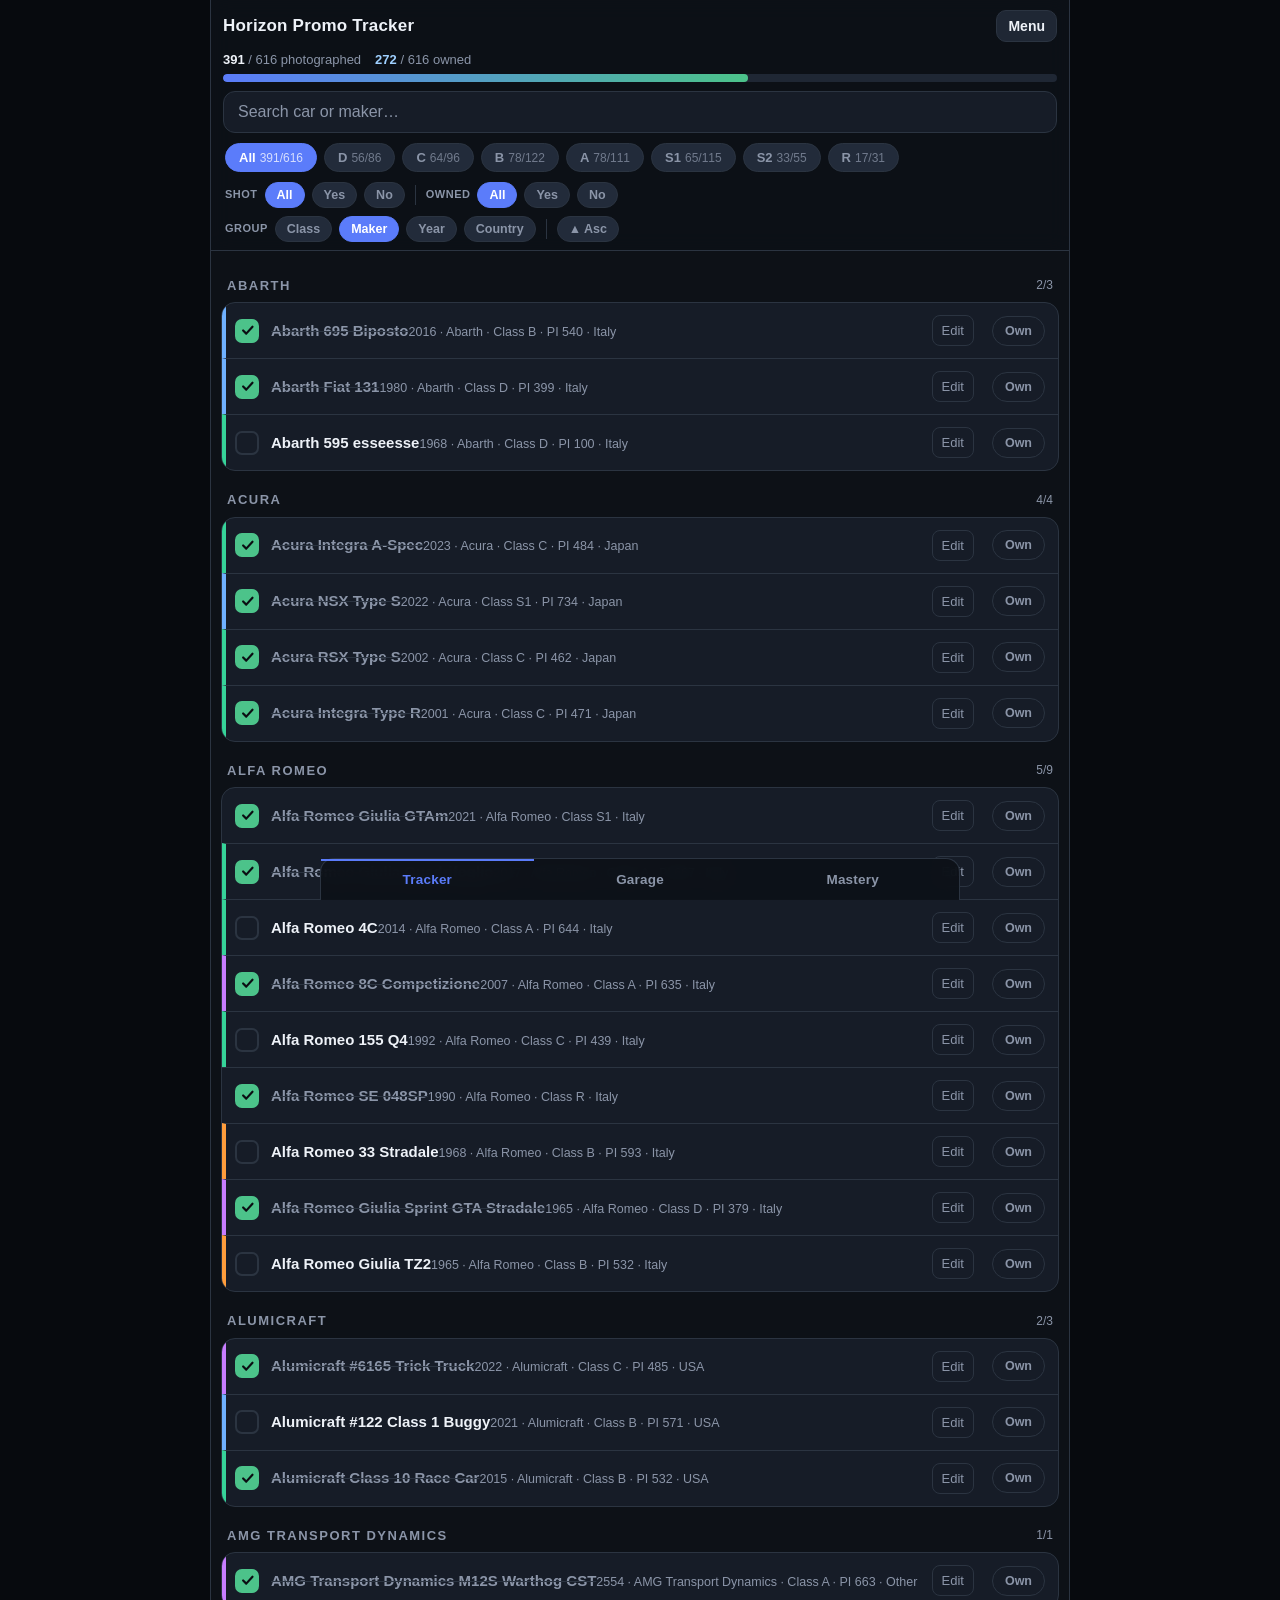
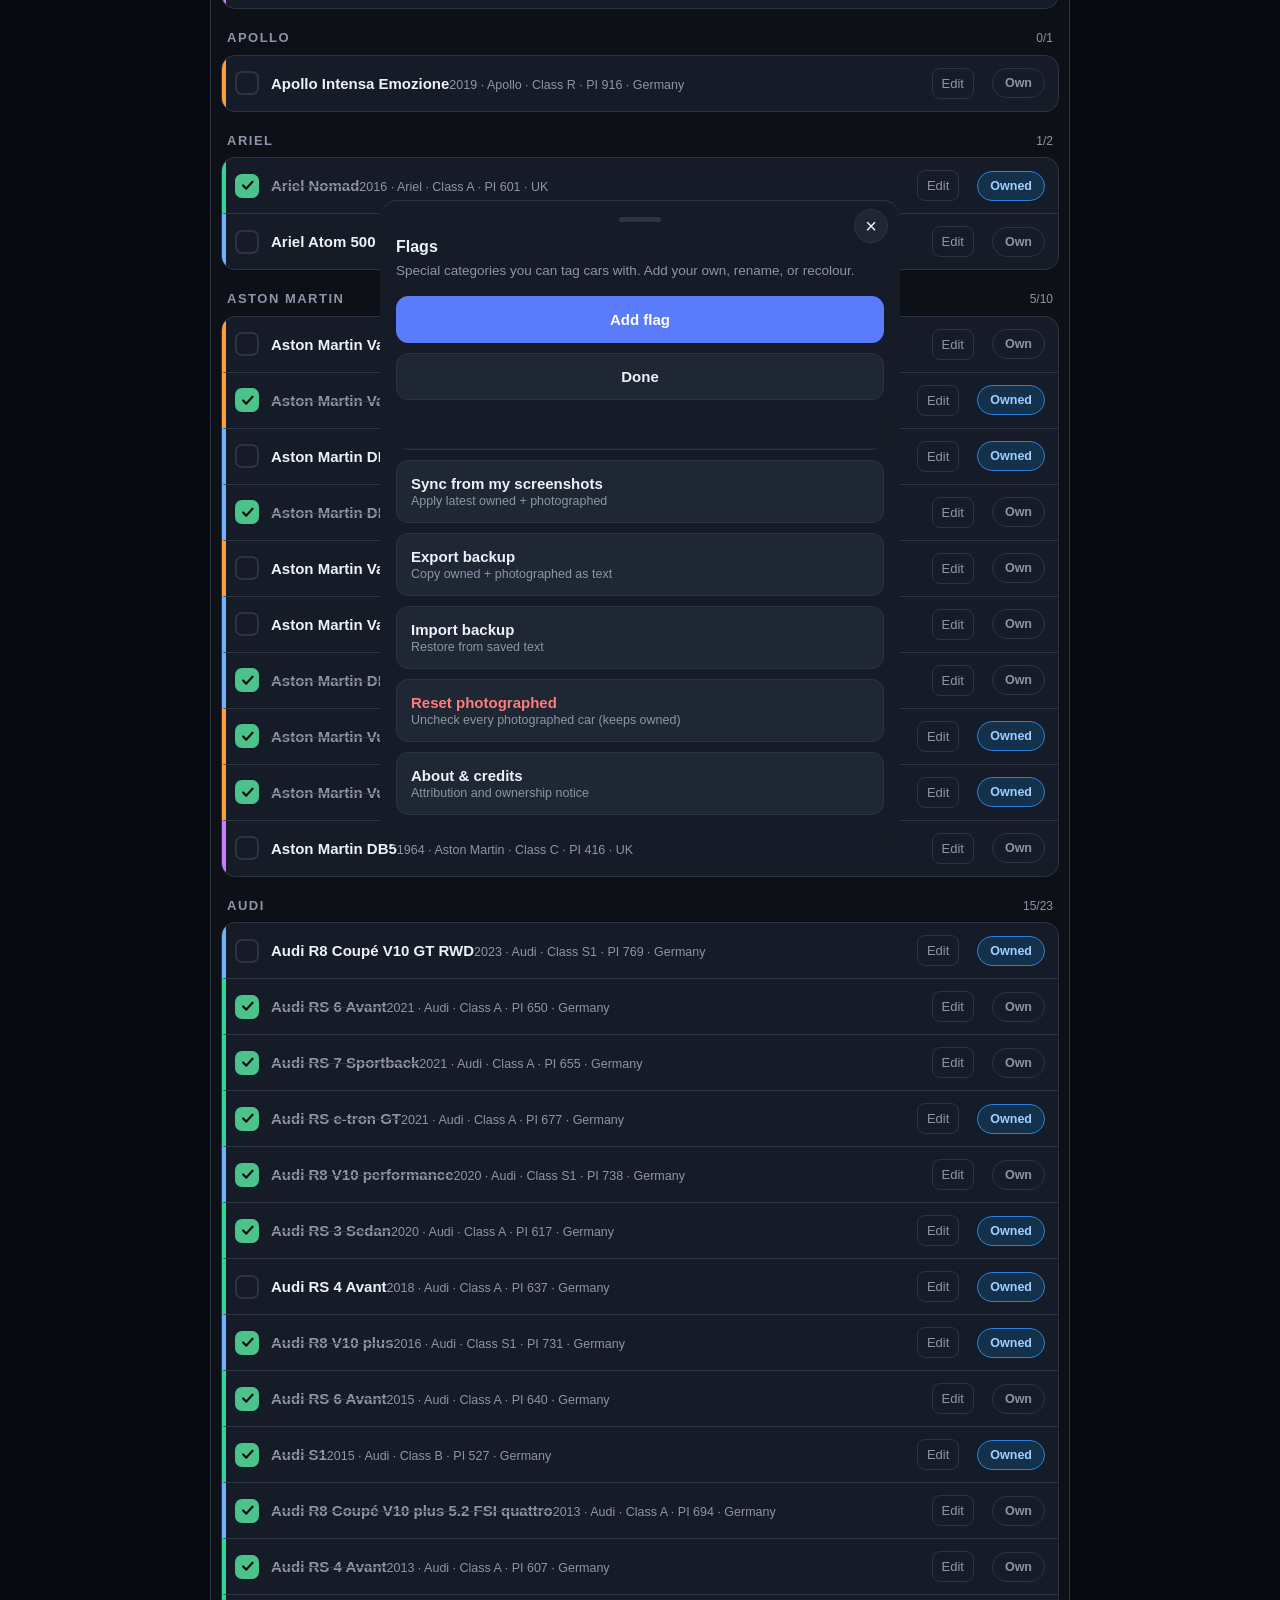
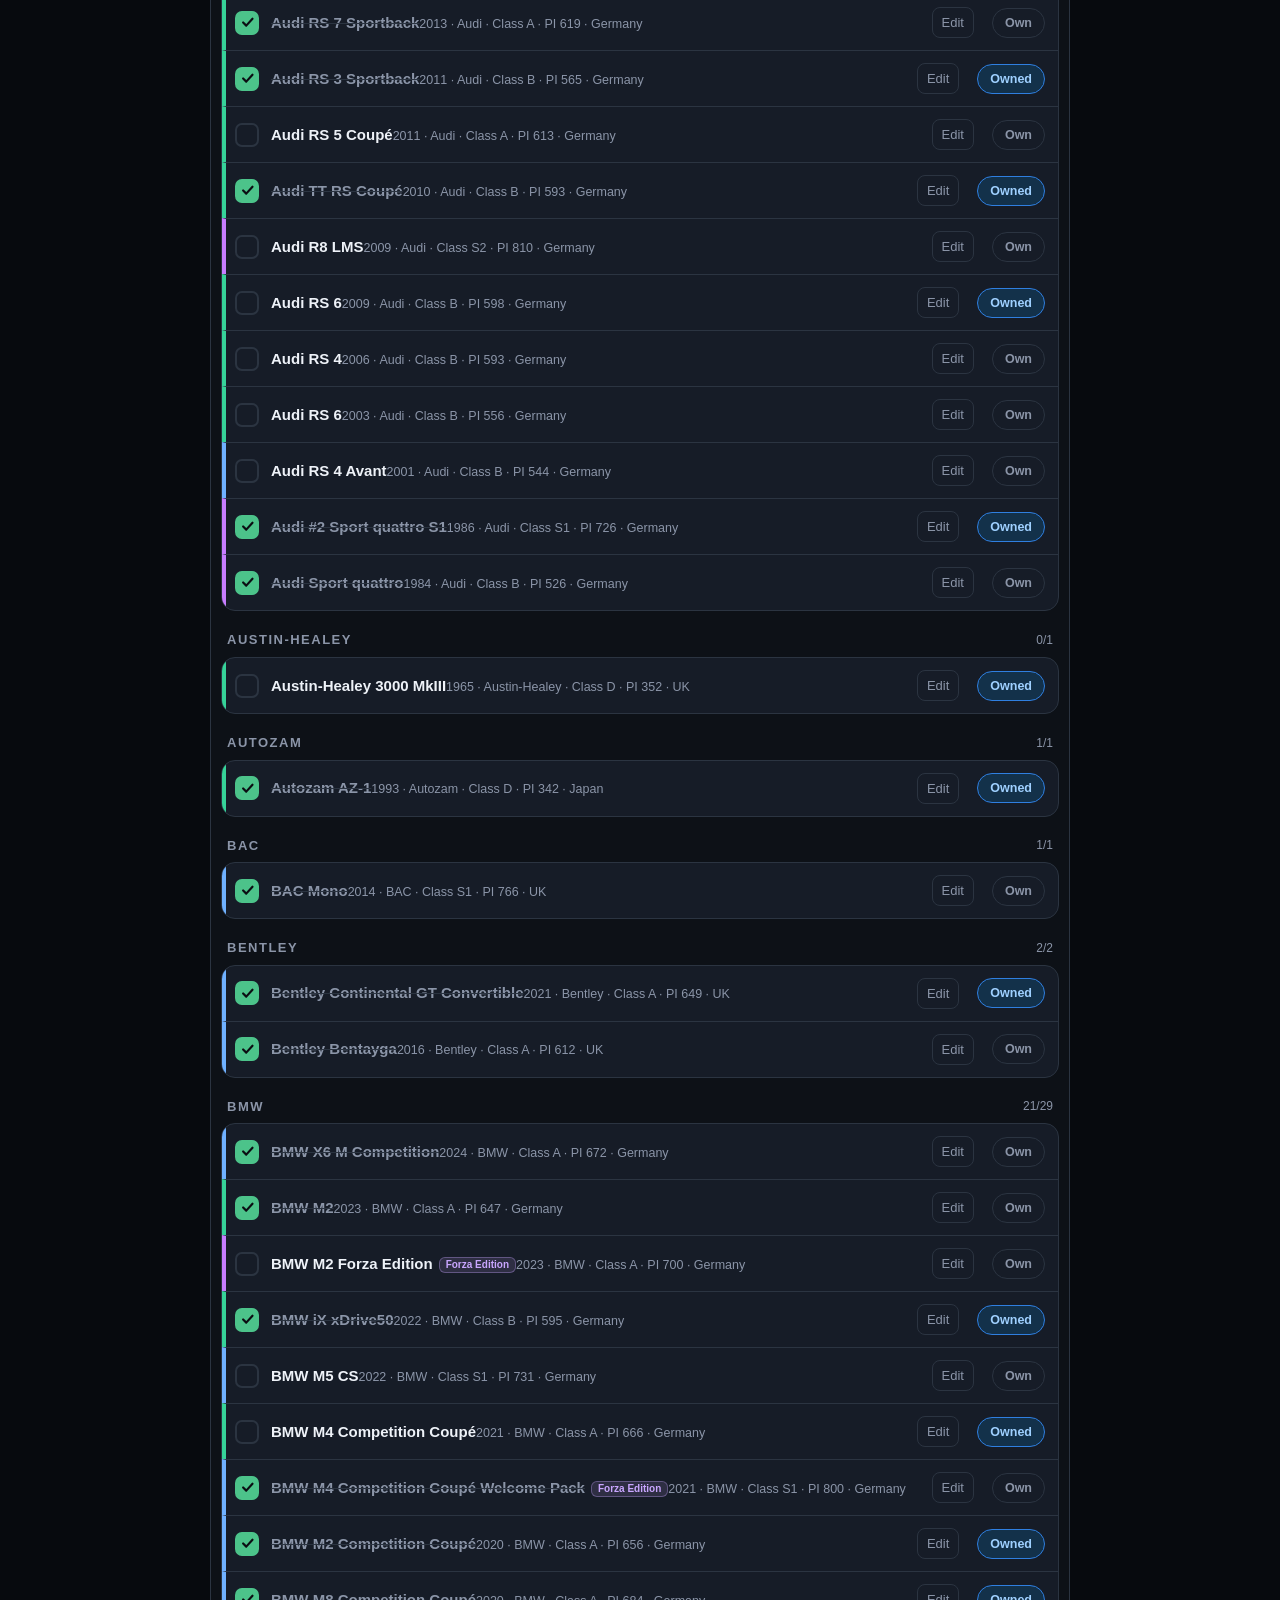
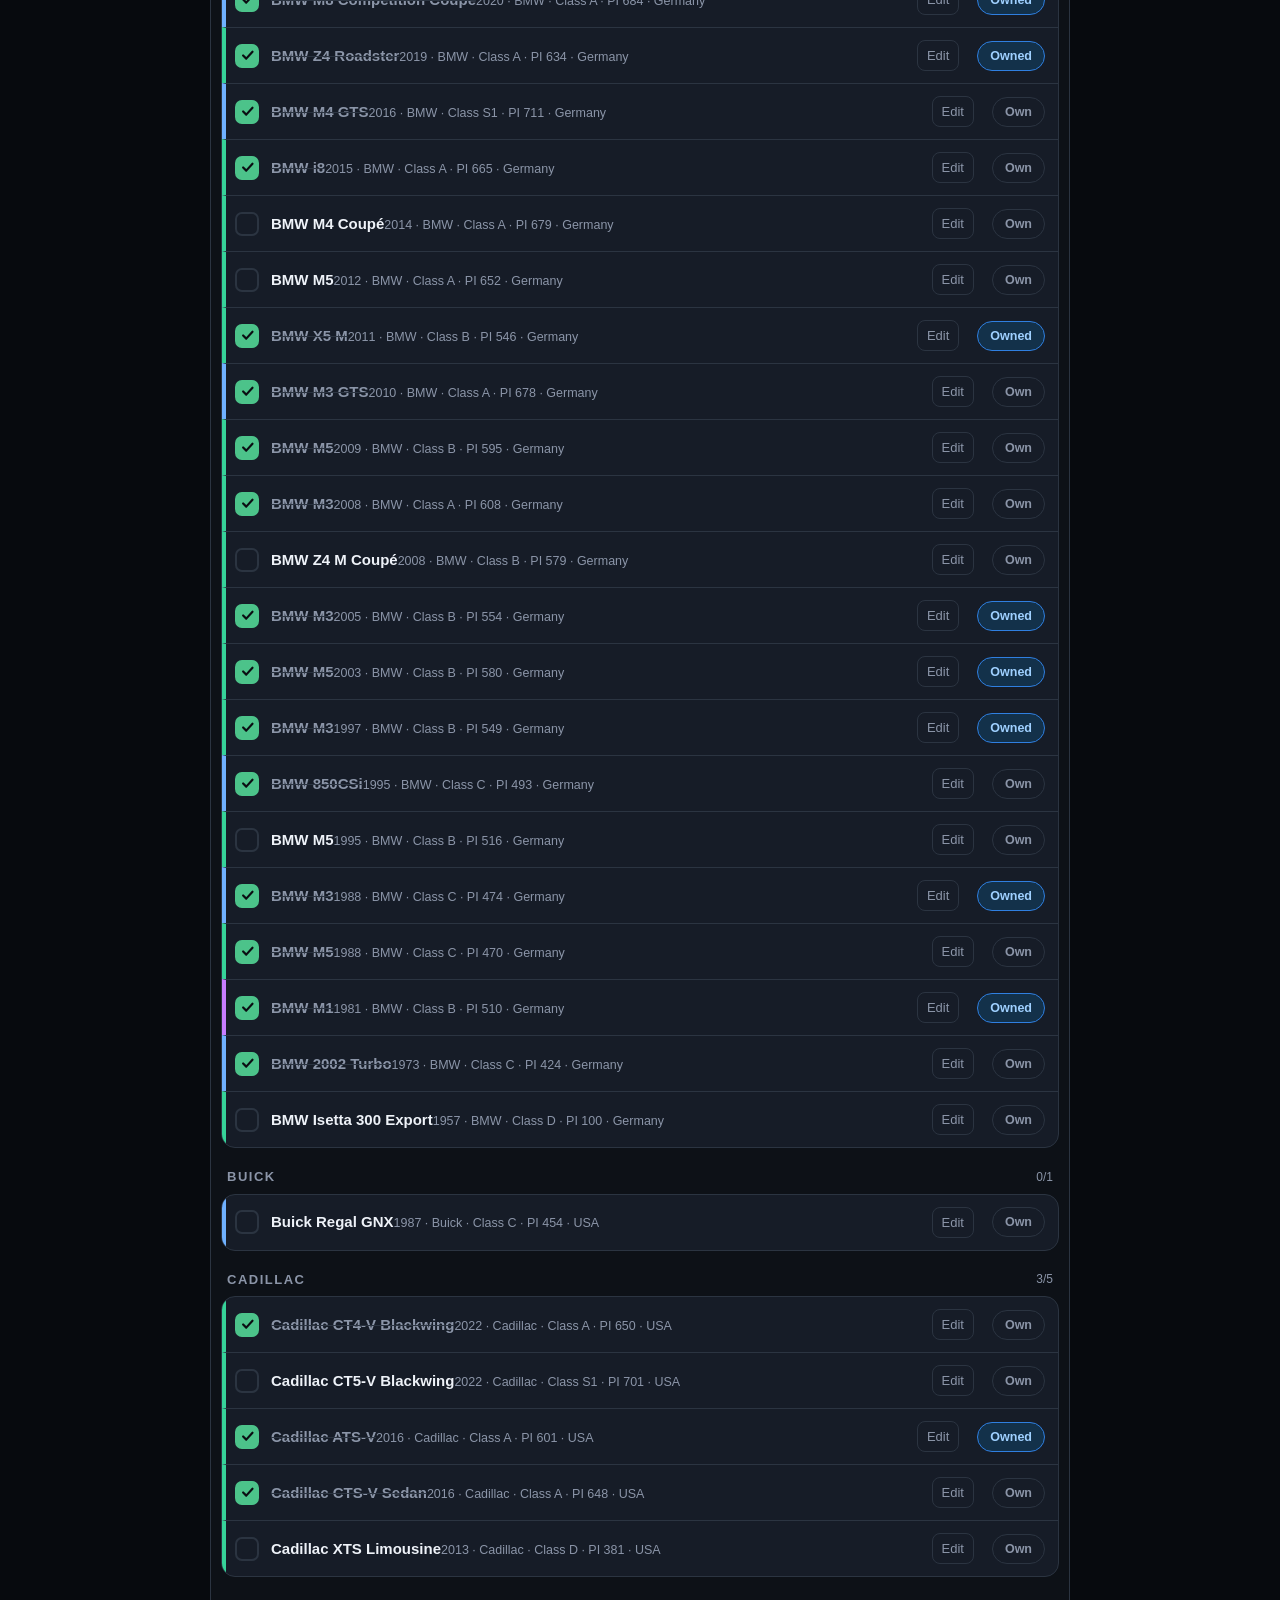
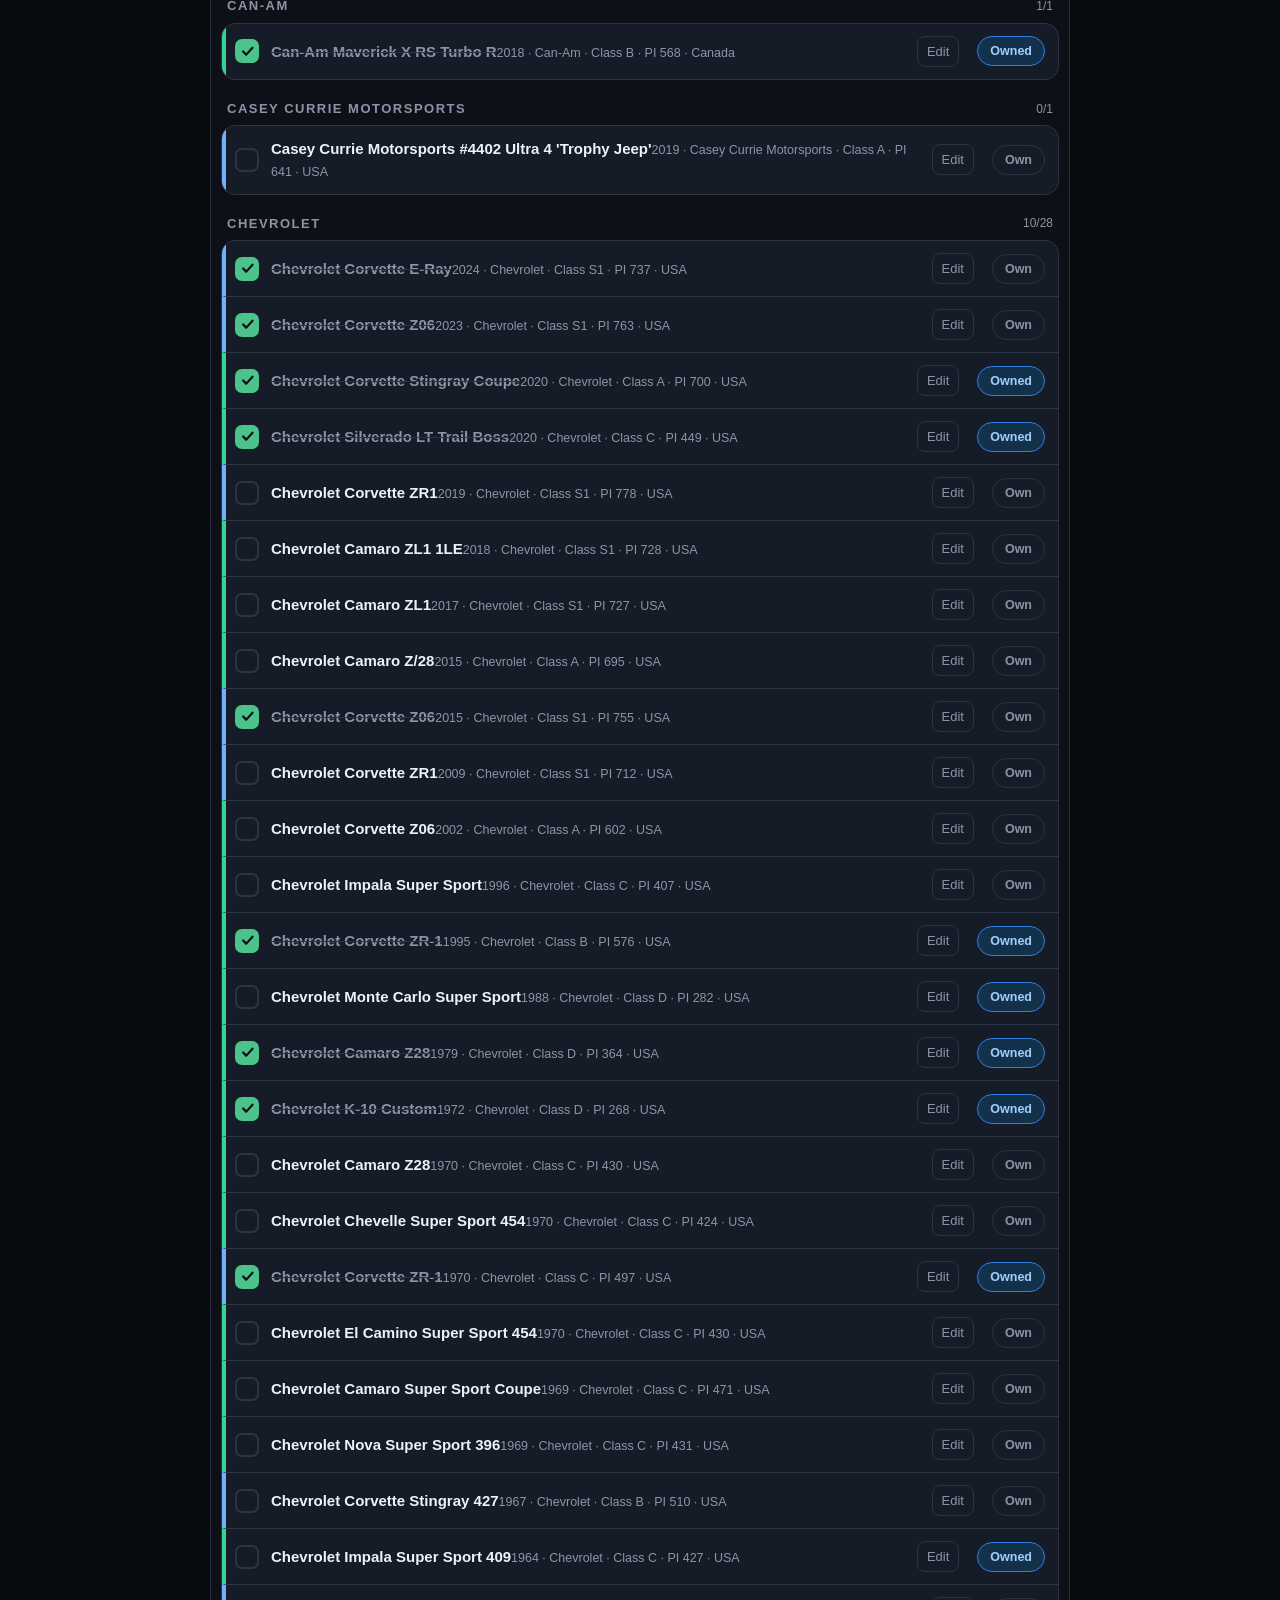
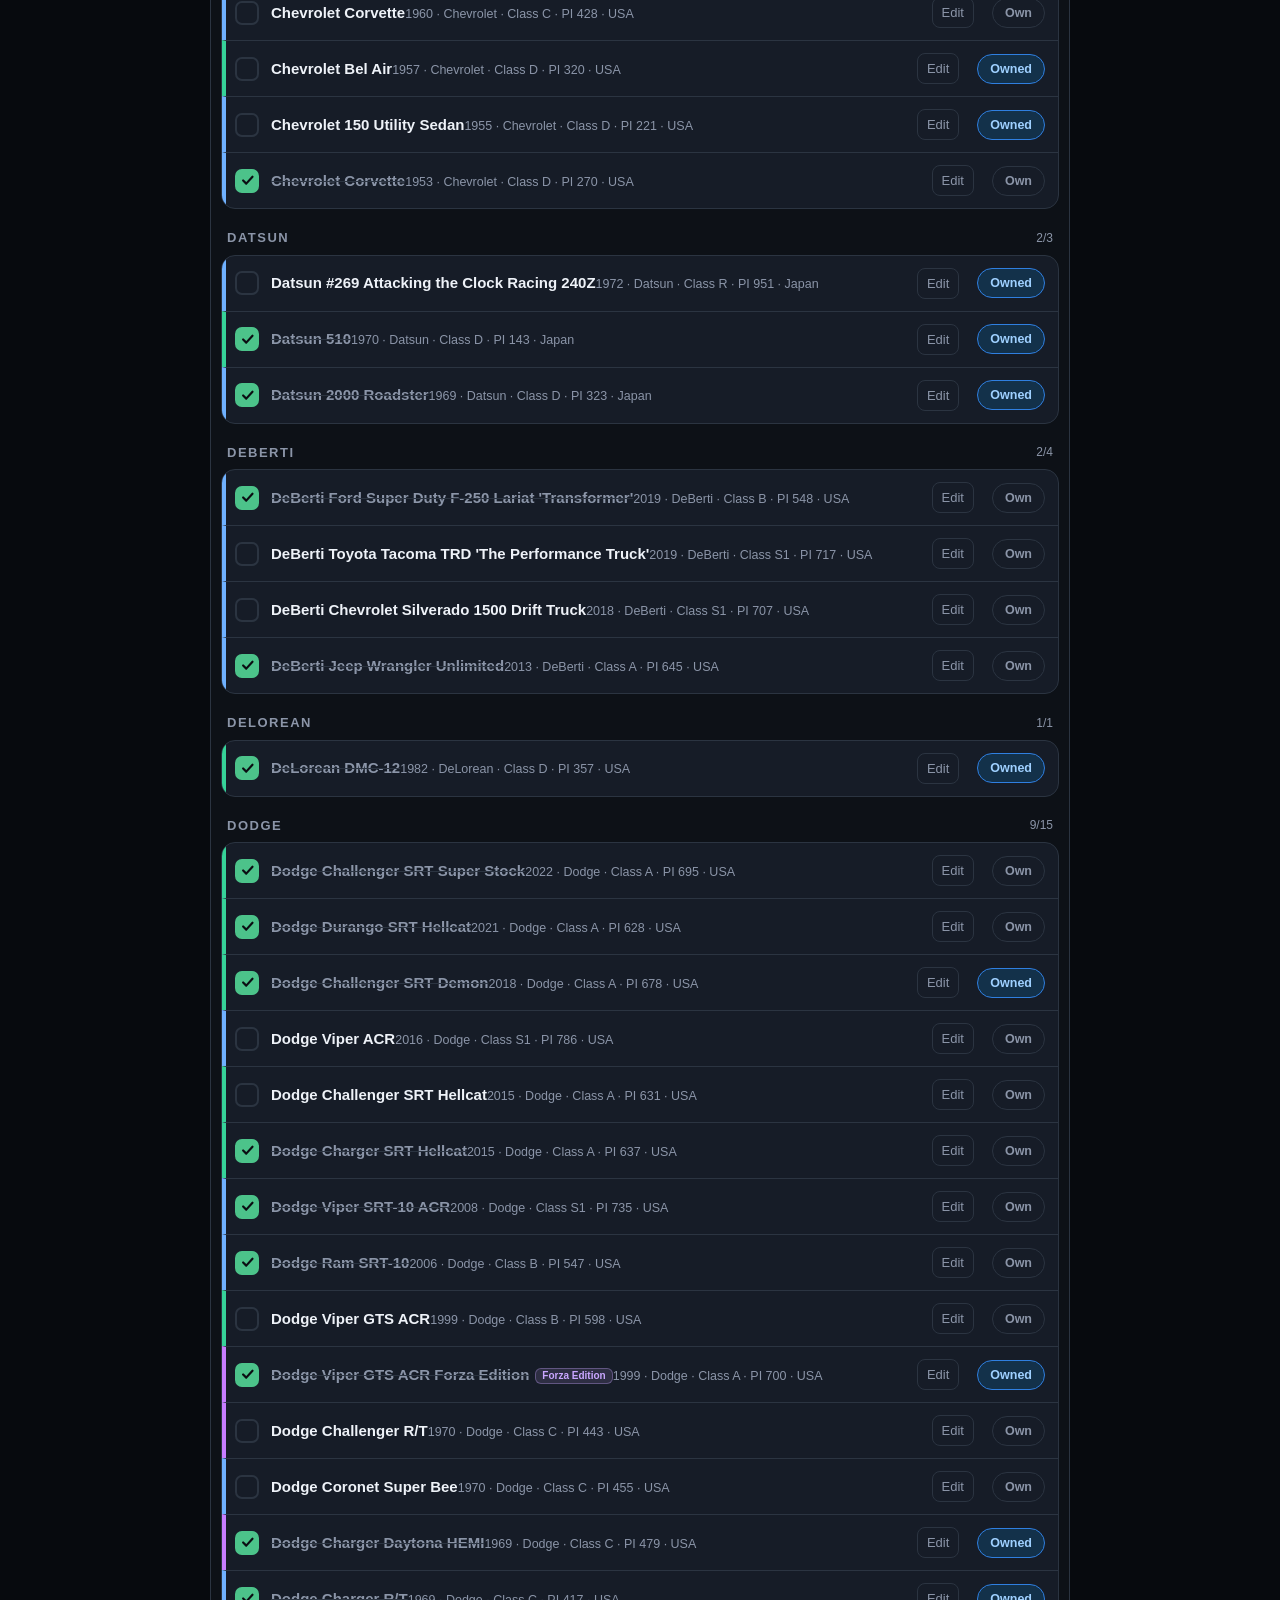
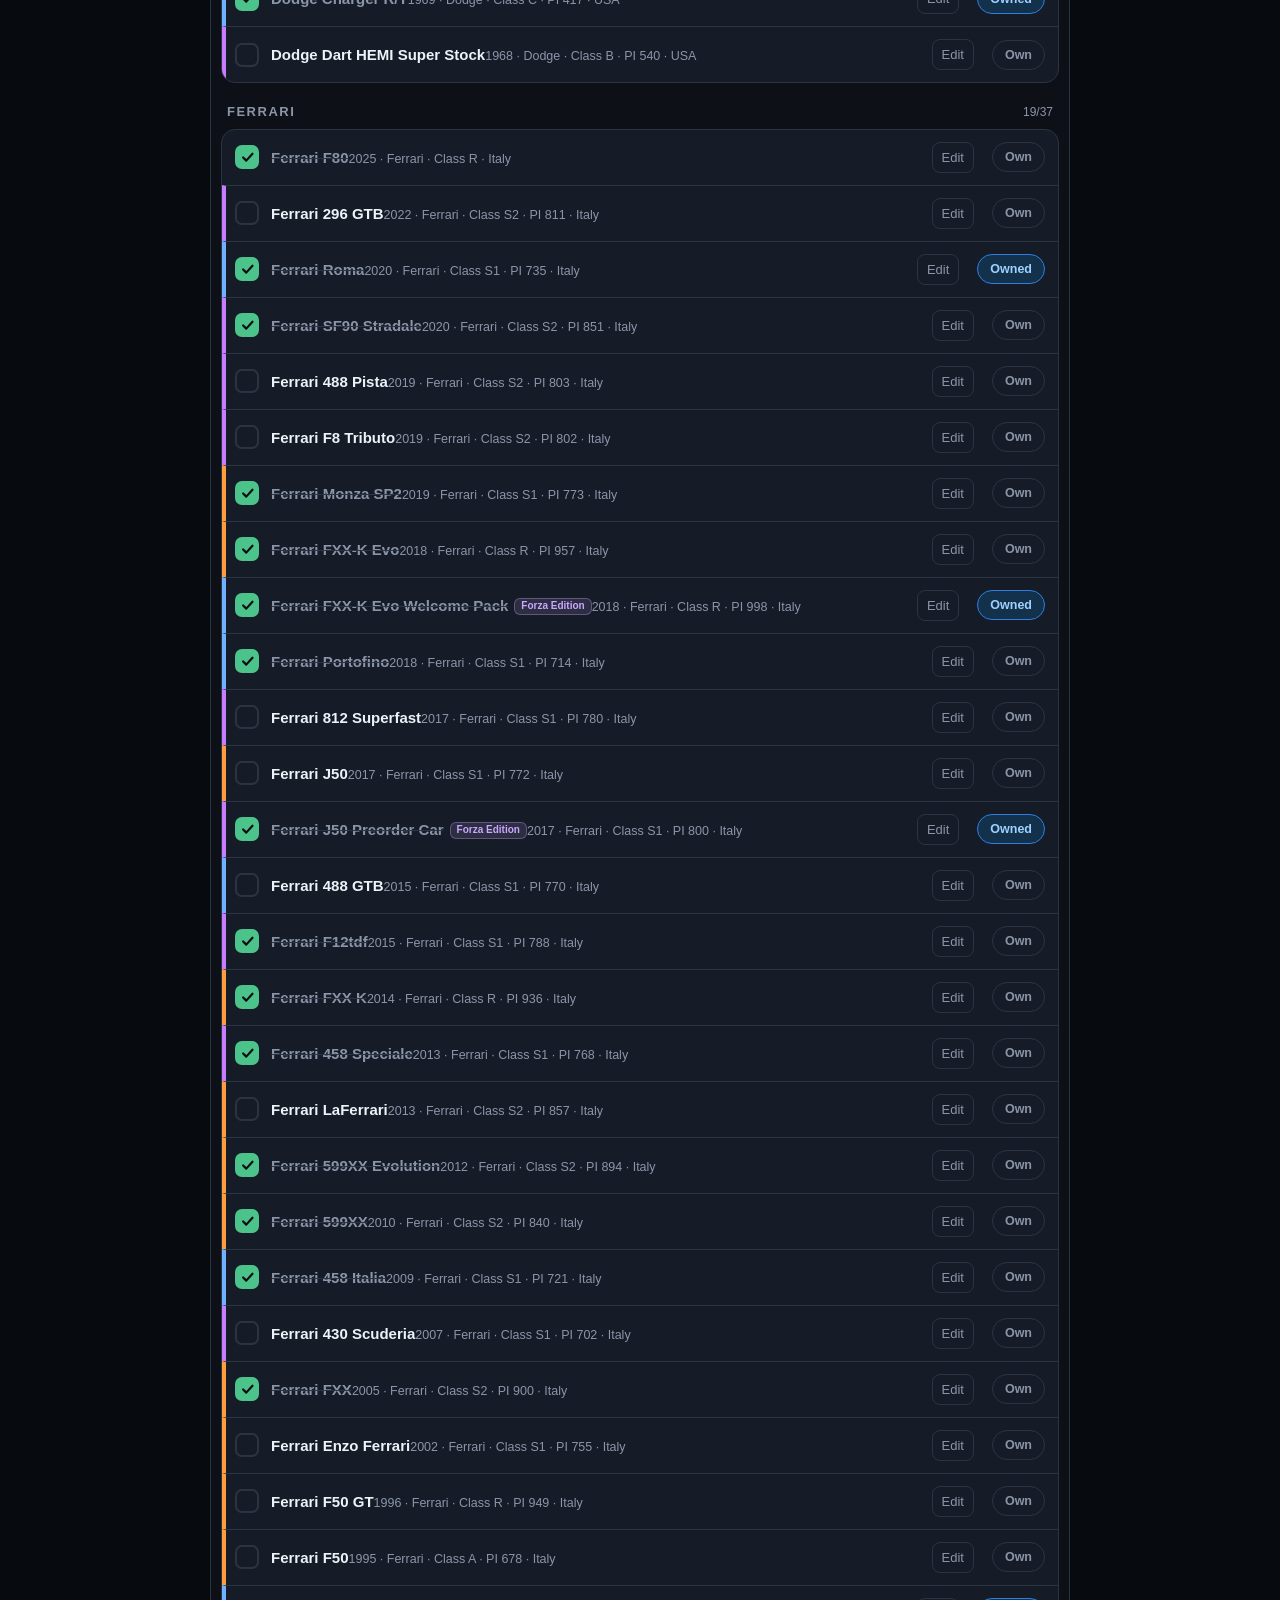
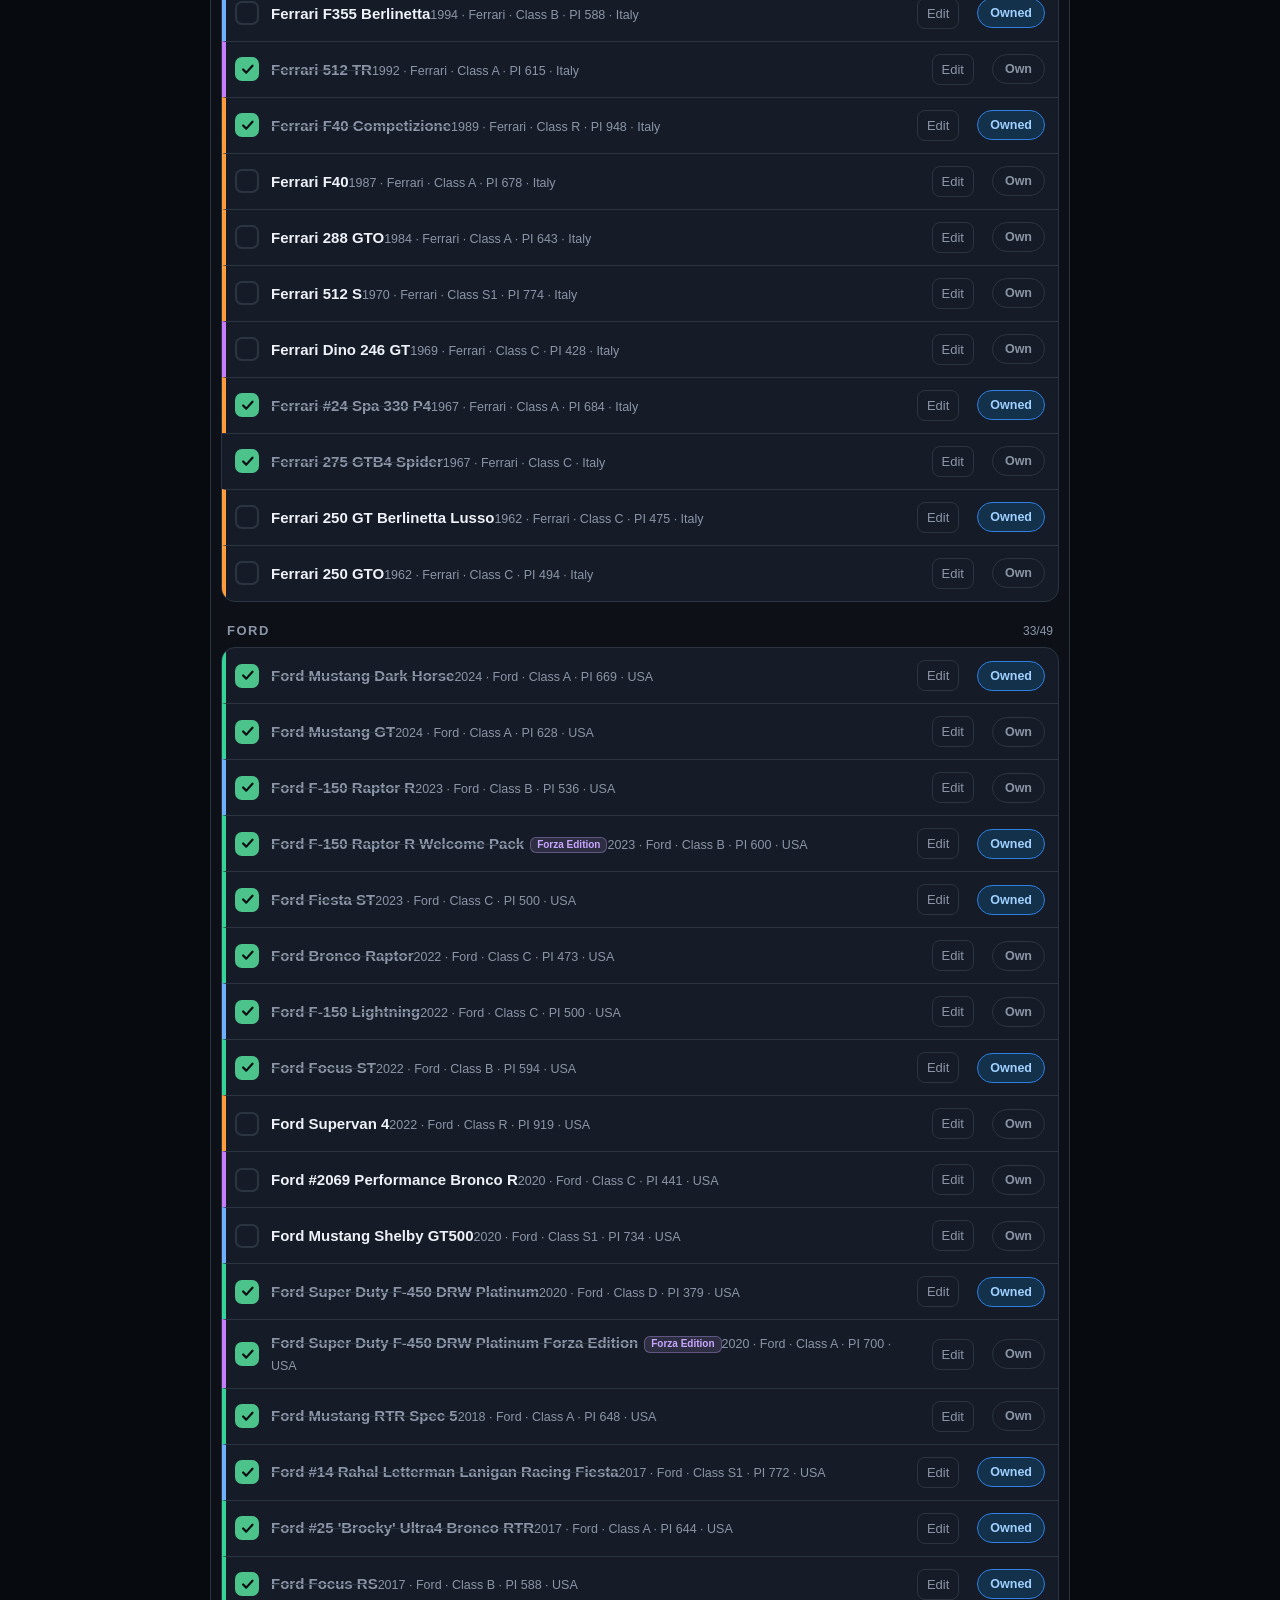
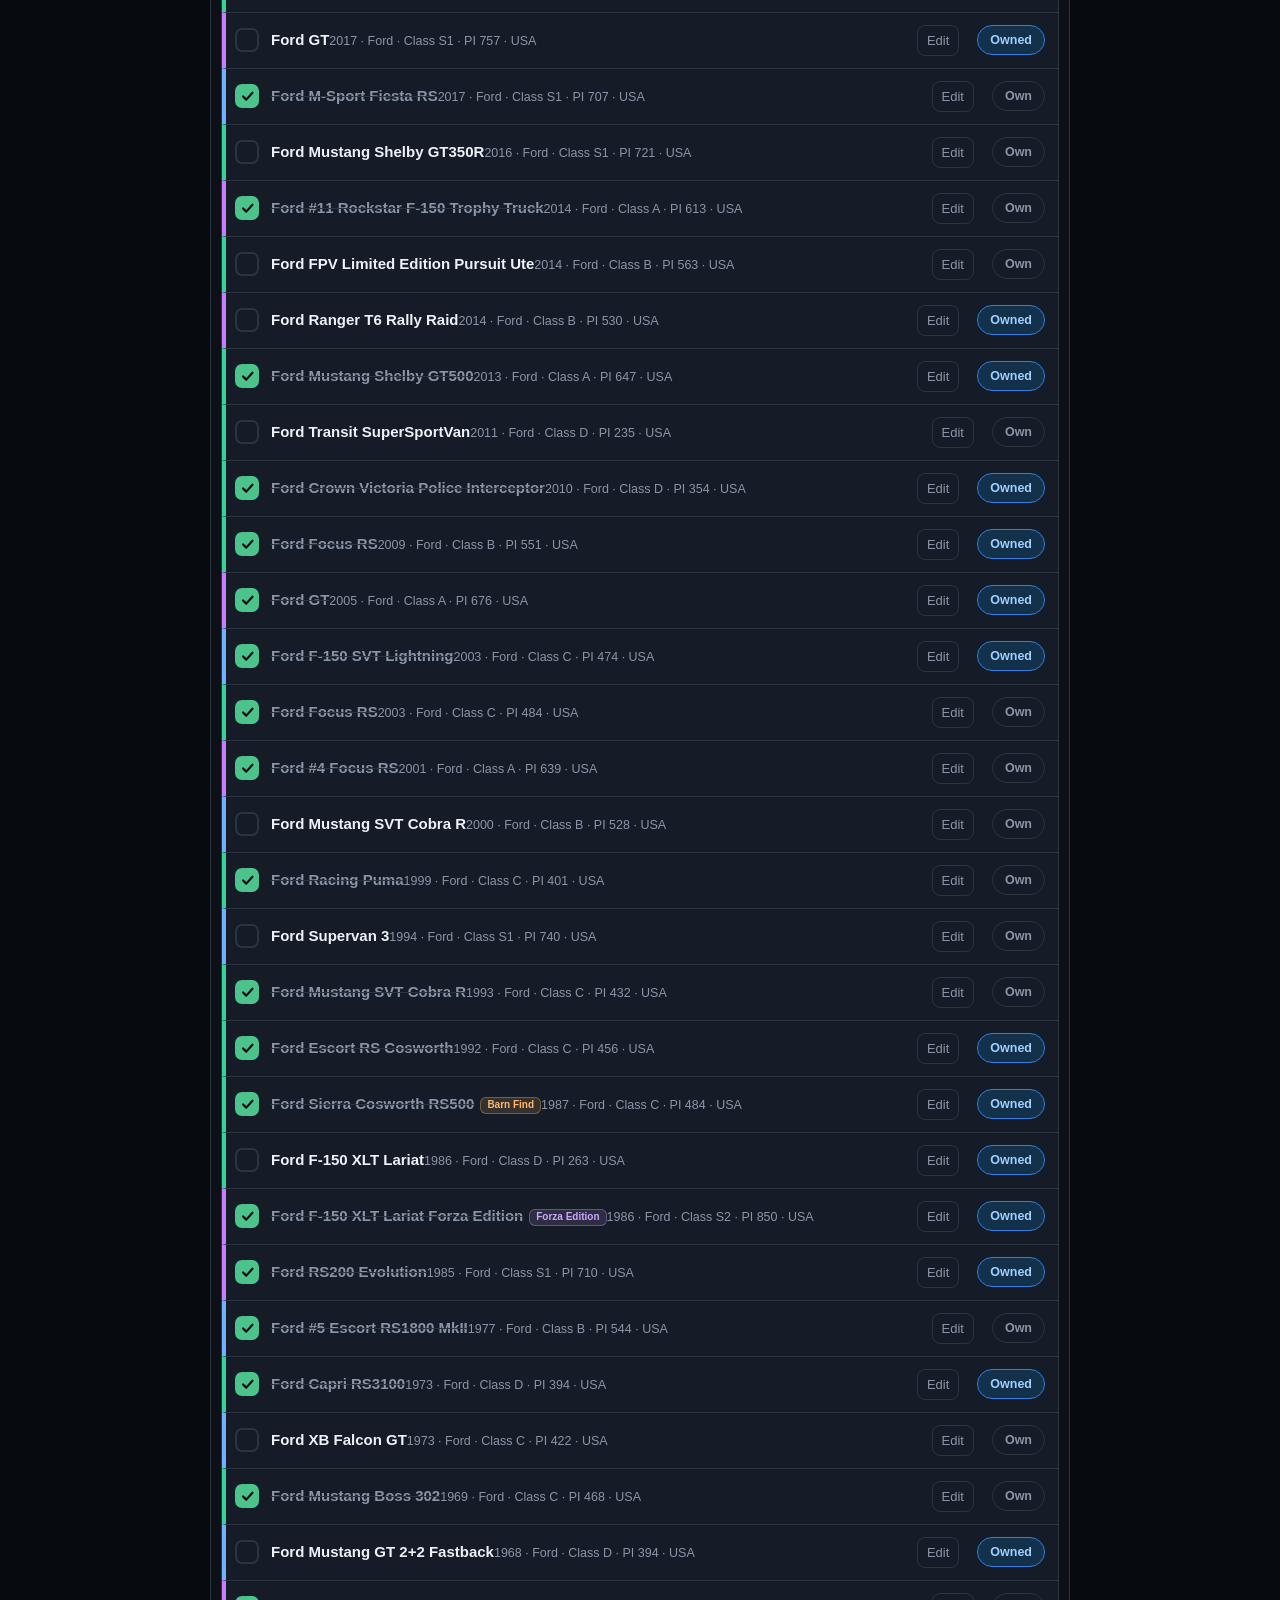
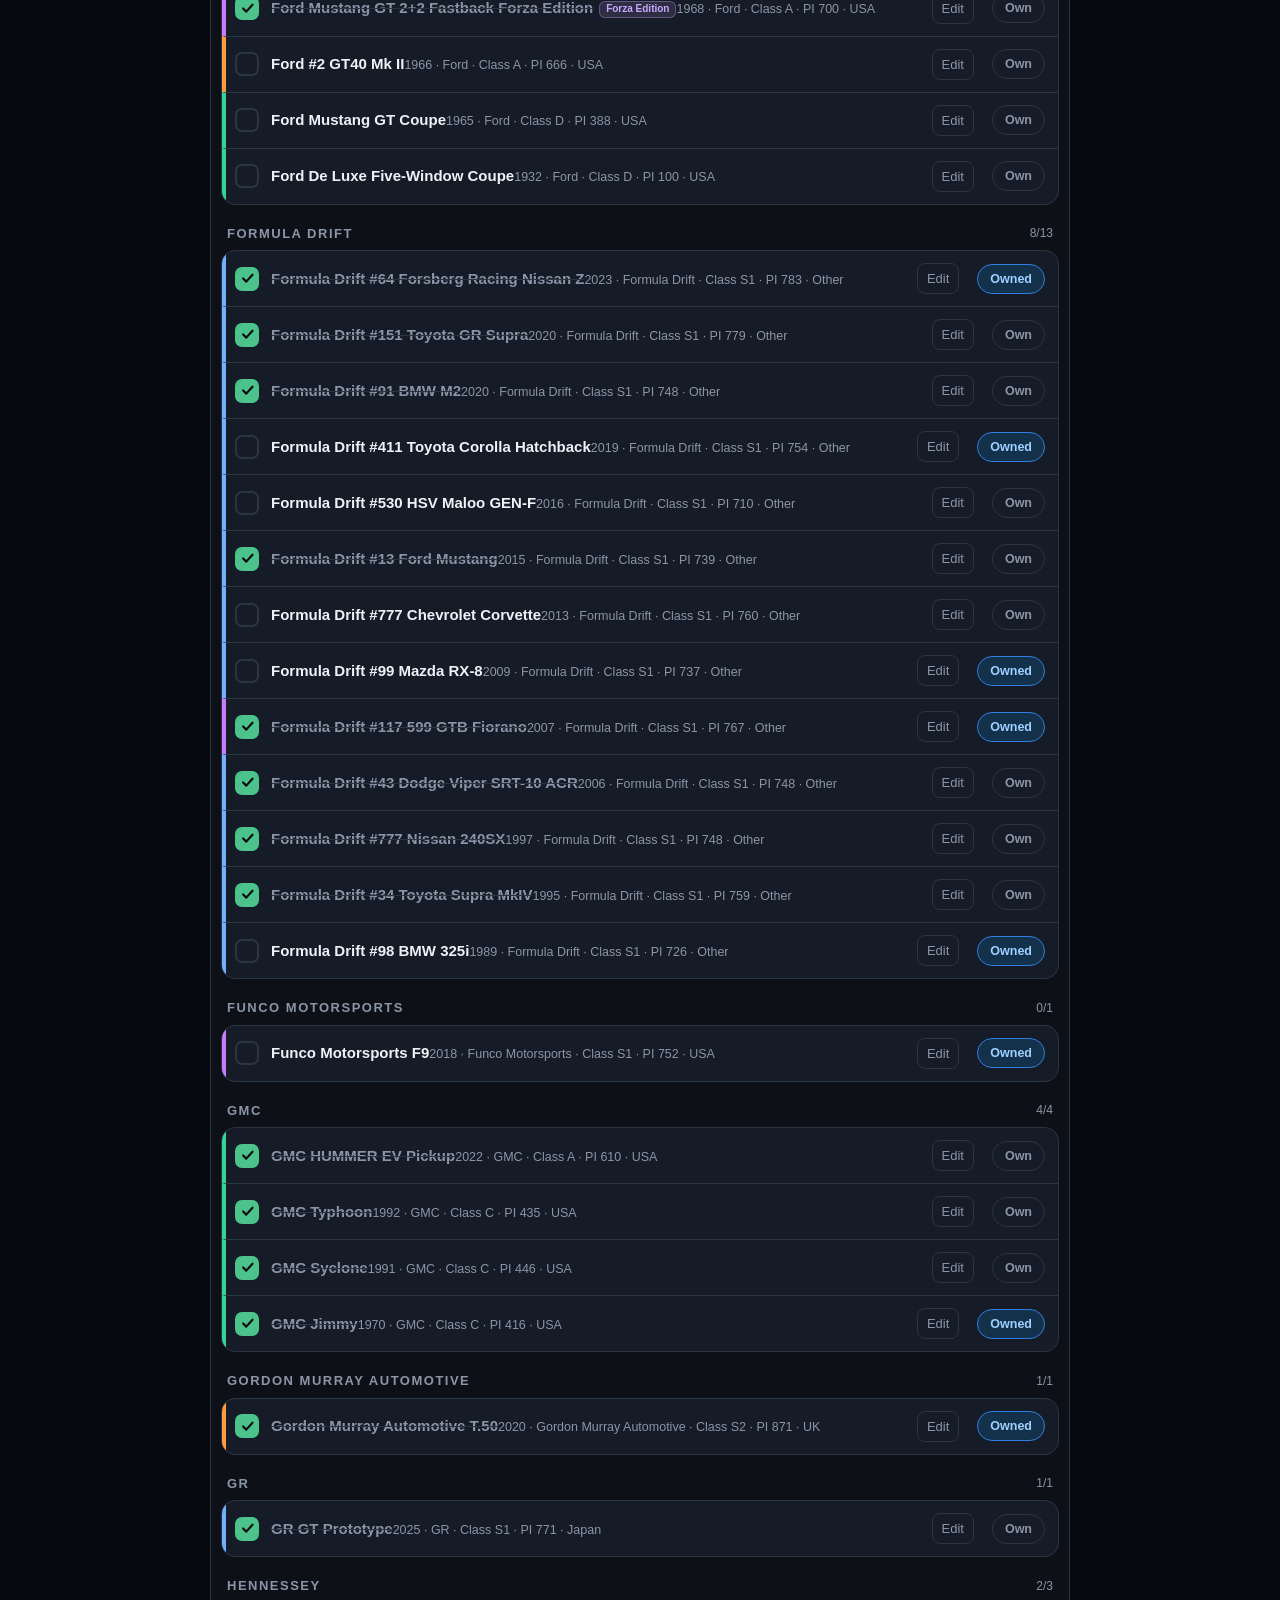
<file: index.html>
<!DOCTYPE html>
<html lang="en">
<head>
<meta charset="UTF-8">
<meta name="viewport" content="width=device-width, initial-scale=1.0, viewport-fit=cover">
<meta name="apple-mobile-web-app-capable" content="yes">
<meta name="apple-mobile-web-app-status-bar-style" content="black-translucent">
<meta name="theme-color" content="#0d1117">
<script>try{var t=localStorage.getItem("fh6_theme_v1")||"sumi";if(t==="dark")t="sumi";if(t==="light")t="washi";var lm=/light$/.test(t)||t==="washi";var r=document.documentElement;r.setAttribute("data-theme",t);r.setAttribute("data-mode",lm?"light":"dark");}catch(e){}</script>
<title>FH6 Horizon Promo Tracker</title>
<link rel="stylesheet" href="css/styles.css">
</head>
<body>
<div id="viewTracker">
<header>
  <div class="title">
    <h1>Horizon Promo Tracker</h1>
    <button class="menu-btn" id="menuBtn">Menu</button>
  </div>
  <div class="progwrap">
    <div class="statline">
      <span class="photo-stat"><b id="photoN">0</b> / <span id="photoT">0</span> photographed</span>
      <span class="own-stat"><b id="ownN">0</b> / <span id="ownT">0</span> owned</span>
    </div>
    <div class="bar"><i id="progBar"></i></div>
  </div>
  <div class="search">
    <input id="search" type="search" inputmode="search" autocomplete="off" placeholder="Search car or maker…">
    <button class="clr" id="clrBtn">✕</button>
  </div>
  <div class="chips" id="chips"></div>
  <div class="fchips" id="fchips"></div>
  <div class="fchips" id="gchips"></div>
</header>

<main id="list"></main>
</div><!-- /viewTracker -->

<div id="viewMastery" hidden>
  <header class="mhead">
    <div class="title"><h1 id="mTitle">Car Mastery</h1><div style="display:flex;gap:8px"><button class="menu-btn" id="perksBtn">Perks</button><button class="menu-btn" id="mMenuBtn">Menu</button></div></div>
    <div class="search" id="mSearchWrap"><input id="msearch" type="search" autocomplete="off" placeholder="Find a car…"><button class="clr" id="mclr">✕</button></div>
  </header>
  <main id="mlist"></main>
  <div id="treewrap" class="treewrap" hidden></div>
</div>

<div id="viewGarage" hidden>
  <header class="mhead">
    <div class="title"><h1>Garage</h1><div style="display:flex;gap:8px"><button class="menu-btn" id="gAdd">Add car</button><button class="menu-btn" id="gMenuBtn">Menu</button></div></div>
    <div class="search"><input id="gsearch" type="search" autocomplete="off" placeholder="Find a car…"><button class="clr" id="gclr">✕</button></div>
  </header>
  <main id="glist"></main>
</div>

<nav class="tabbar">
  <button data-tab="tracker" class="active">Tracker</button>
  <button data-tab="garage">Garage</button>
  <button data-tab="mastery">Mastery</button>
</nav>

<div class="scrim" id="scrim"></div>
<div class="sheet" id="sheet">
  <div class="grab"></div>
  <button class="sheetx" data-close="sheet" aria-label="Close">×</button>
  <div id="sheetMain">
    <h3>Menu</h3>
    <p>Your progress is saved automatically in this browser. Use the filter chips up top to show only owned / not-owned / photographed / not-photographed cars.</p>
    <button class="act" id="themeBtn"><span>Theme<small id="themeState">Sumi Night (dark)</small></span></button>
    <button class="act" id="hideFE"><span>Hide special editions<small id="feState">Currently showing Forza Editions etc.</small></span></button>
    <button class="act" id="syncOwned"><span>Sync from my screenshots<small id="syncState">Apply latest owned + photographed</small></span></button>
    <button class="act" id="doExport"><span>Export backup<small>Copy owned + photographed as text</small></span></button>
    <button class="act" id="doImport"><span>Import backup<small>Restore from saved text</small></span></button>
    <button class="act danger" id="doReset"><span>Reset photographed<small>Uncheck every photographed car (keeps owned)</small></span></button>
    <button class="act" id="aboutBtn"><span>About &amp; credits<small>Attribution and ownership notice</small></span></button>
  </div>
  <div id="sheetEdit" style="display:none;">
    <h3 id="editTitle">Add a car</h3>
    <div class="field"><label>Image</label><img id="edImgPrev" alt=""><input id="edImg" type="file" accept="image/*" style="color:var(--muted)"><button type="button" id="edImgClear" class="ministr" style="margin-top:6px">Remove image</button></div>
    <div class="field"><label>Name <span style="color:var(--muted);font-weight:400">(optional — overrides maker + model)</span></label><input id="edName" type="text" placeholder="leave blank to use maker + model"></div>
    <div class="field"><label>Year</label><input id="edY" type="number" inputmode="numeric" placeholder="e.g. 2021"></div>
    <div class="field"><label>Manufacturer</label><input id="edMk" type="text" placeholder="e.g. Toyota"></div>
    <div class="field"><label>Model</label><input id="edMd" type="text" placeholder="e.g. GR Supra"></div>
    <div class="field"><label>Stock class</label><select id="edCl"></select></div>
    <div class="field"><label>Country</label><input id="edCo" type="text" list="coList" placeholder="e.g. Japan"><datalist id="coList"></datalist></div>
    <div class="field"><label>Rarity</label><select id="edRarity"></select></div>
    <div class="field"><label>Flags <button type="button" id="edFlagsManage" class="ministr">manage…</button></label><div id="edFlags" class="flagchecks"></div></div>
    <div class="field"><label>Base price (credits)</label><input id="edPrice" type="number" inputmode="numeric" placeholder="e.g. 250000"><div id="edDisc" class="pts" style="margin-top:5px"></div></div>
    <div class="field"><label>Base PI</label><input id="edPI" type="number" inputmode="numeric" placeholder="e.g. 800"></div>
    <div class="field"><label>Stats (power · top speed · weight · drivetrain)</label>
      <div style="display:flex;gap:8px;flex-wrap:wrap">
        <input id="edPower" type="number" inputmode="numeric" placeholder="hp" style="flex:1;min-width:70px">
        <input id="edSpeed" type="number" inputmode="numeric" placeholder="mph" style="flex:1;min-width:70px">
        <input id="edWeight" type="number" inputmode="numeric" placeholder="lb" style="flex:1;min-width:70px">
        <select id="edDrive" style="flex:1;min-width:80px"><option value="">—</option><option>FWD</option><option>RWD</option><option>AWD</option></select>
      </div>
    </div>
    <button type="button" class="act" id="edOpenTree" style="justify-content:center;margin-bottom:10px;">Open mastery tree</button>
    <div class="row-btns">
      <button class="act" id="edCancel">Cancel</button>
      <button class="act" id="edSave" style="background:var(--accent);border-color:var(--accent);color:#fff;">Save</button>
    </div>
    <button class="act danger" id="edDelete" style="margin-top:10px;justify-content:center;">Delete this car</button>
  </div>
  <div id="sheetIO" style="display:none;">
    <h3 id="ioTitle">Backup</h3>
    <p id="ioDesc"></p>
    <textarea id="ioBox" spellcheck="false"></textarea>
    <div class="row-btns">
      <button class="act" id="ioBack">Back</button>
      <button class="act" id="ioGo" style="background:var(--accent);border-color:var(--accent);color:#fff;">Done</button>
    </div>
  </div>
  <div id="sheetAbout" style="display:none;">
    <h3>About &amp; credits</h3>
    <p style="line-height:1.5">A free, fan-made companion tool for personal use — built purely for the convenience of fellow players.</p>
    <p style="line-height:1.5"><b>Forza Horizon</b>, the vehicle models, manufacturer names and logos, and the perk names, icons and car-mastery data shown here are trademarks and copyrights of their respective owners — <b>Playground Games</b>, <b>Xbox Game Studios / Microsoft</b>, and the individual vehicle manufacturers.</p>
    <p style="line-height:1.5">Car details and perk / mastery data and icons were sourced from the community resource <b>forzagarage.com</b>.</p>
    <p style="line-height:1.5">This tool and its creators <b>claim no ownership</b> of any of these assets, are <b>not affiliated with or endorsed by</b> Microsoft, Playground Games, forzagarage, or any manufacturer, and make no commercial use of them. All rights remain with their respective owners.</p>
    <div class="row-btns"><button class="act" id="aboutBack" style="justify-content:center;">Back</button></div>
  </div>
  <div id="sheetTheme" style="display:none;">
    <h3>Theme</h3>
    <div id="thList"></div>
    <div class="row-btns" style="margin-top:6px"><button class="act" id="themeBack" style="justify-content:center;">Back</button></div>
  </div>
</div>

<div class="scrim" id="pkScrim"></div>
<div class="sheet" id="pkSheet">
  <div class="grab"></div>
  <button class="sheetx" data-close="pk" aria-label="Close">×</button>
  <div id="pkChoose">
    <h3 id="pkTitle">Choose a perk</h3>
    <div class="perkpick" id="pkGrid"></div>
    <div class="row-btns" style="margin-top:12px;">
      <button class="act" id="pkClose" style="justify-content:center;">Close</button>
      <button class="act danger" id="pkClear" style="justify-content:center;">Clear cell</button>
    </div>
  </div>
  <div id="pkValView" style="display:none;">
    <h3 id="pkValTitle">Value</h3>
    <div class="field"><label id="pkValLabel">Value</label><input id="pkValInput" type="text" inputmode="text" list="pkValList" autocomplete="off"><datalist id="pkValList"></datalist></div>
    <div id="pkValChips" class="chips" style="margin-bottom:10px;"></div>
    <div class="row-btns"><button class="act" id="pkValBack" style="justify-content:center;">Back</button><button class="act" id="pkValSave" style="background:var(--accent);border-color:var(--accent);color:#fff;justify-content:center;">Save</button></div>
  </div>
</div>

<div class="scrim" id="pcScrim"></div>
<div class="sheet" id="pcSheet">
  <div class="grab"></div>
  <button class="sheetx" data-close="pc" aria-label="Close">×</button>
  <div id="pcListView">
    <h3>Perks catalog</h3>
    <p>Define perk types once (icon, name, description) — reused across all cars. Add your own square icons here.</p>
    <div class="perklist" id="pcItems"></div>
    <button class="act" id="pcAdd" style="background:var(--accent);border-color:var(--accent);color:#fff;justify-content:center;">Add perk</button>
    <button class="act" id="pcClose" style="justify-content:center;">Done</button>
  </div>
  <div id="pcEditView" style="display:none;">
    <h3 id="pcEditTitle">Edit perk</h3>
    <div class="field"><label>Name</label><input id="pcName" type="text"></div>
    <div class="field"><label>Description</label><input id="pcDesc" type="text"></div>
    <div class="field"><label><input type="checkbox" id="pcHasVar" style="width:auto;margin-right:7px;vertical-align:middle"> This perk has a value (e.g. XP amount, credits, multiplier)</label></div>
    <div class="field"><label>Value label</label><input id="pcVarLabel" type="text" placeholder="e.g. XP, Credits, Multiplier"></div>
    <div class="field"><label>Known values (comma-separated — picked from when assigning)</label><input id="pcVars" type="text" placeholder="e.g. 5000, 10000, 15000"></div>
    <div class="field"><label>Icon — type an emoji, or upload a square image</label><input id="pcIcon" type="text" placeholder="e.g. 💰"><input id="pcImg" type="file" accept="image/*" style="margin-top:8px;color:var(--muted);"></div>
    <div class="row-btns"><button class="act" id="pcBack" style="justify-content:center;">Back</button><button class="act" id="pcSave" style="background:var(--accent);border-color:var(--accent);color:#fff;justify-content:center;">Save</button></div>
    <button class="act danger" id="pcDel" style="margin-top:10px;justify-content:center;">Delete perk</button>
  </div>
</div>

<div class="scrim" id="flScrim"></div>
<div class="sheet" id="flSheet">
  <div class="grab"></div>
  <button class="sheetx" data-close="fl" aria-label="Close">×</button>
  <div id="flListView">
    <h3>Flags</h3>
    <p>Special categories you can tag cars with. Add your own, rename, or recolour.</p>
    <div id="flItems"></div>
    <button class="act" id="flAdd" style="background:var(--accent);border-color:var(--accent);color:#fff;justify-content:center;">Add flag</button>
    <button class="act" id="flClose" style="justify-content:center;">Done</button>
  </div>
  <div id="flEditView" style="display:none;">
    <h3 id="flEditTitle">Edit flag</h3>
    <div class="field"><label>Label</label><input id="flLabel" type="text" placeholder="e.g. DLC car"></div>
    <div class="field"><label>Colour</label><div class="colorrow"><input id="flColor" type="color" value="#7c5cff"><span id="flPrev" class="flagb">Preview</span></div></div>
    <div class="row-btns"><button class="act" id="flBack" style="justify-content:center;">Back</button><button class="act" id="flSave" style="background:var(--accent);border-color:var(--accent);color:#fff;justify-content:center;">Save</button></div>
    <button class="act danger" id="flDel" style="margin-top:10px;justify-content:center;">Delete flag</button>
  </div>
</div>

<script src="js/cars-data.js"></script>
<script src="js/mastery-data.js"></script>
<script src="js/app.js"></script>
</body>
</html>
</file>
<file: css/styles.css>
/* ===== THEMES ===== */
  :root, :root[data-theme="sumi"]{   /* Sumi Night — Japan ink + ai-indigo (default dark) */
    --bg:#0d1117;--panel:#161c27;--panel2:#1f2734;--line:#2b3441;--txt:#eef2f8;--muted:#8b95a8;--accent:#5b7cfa;--good:#4cc38a;--chip:#222b3a;--blur:rgba(13,17,23,.92);--frame:#070a0e;}
  :root[data-theme="racing-dark"]{   /* Racing — carbon + red + gold */
    --bg:#101114;--panel:#191b20;--panel2:#23262d;--line:#33373f;--txt:#f3f4f6;--muted:#9aa1ac;--accent:#e2342b;--good:#f0b429;--chip:#262a31;--blur:rgba(16,17,20,.92);--frame:#070809;}
  :root[data-theme="sakura-dark"]{   /* Sakura Night — indigo + sakura pink */
    --bg:#14121c;--panel:#1e1b28;--panel2:#272335;--line:#352f47;--txt:#f3eef6;--muted:#9a90a8;--accent:#ec6d8a;--good:#5cc1a0;--chip:#2a2438;--blur:rgba(20,18,28,.92);--frame:#0c0a12;}
  :root[data-theme="retro-dark"]{    /* Retro Arcade — synthwave purple + neon */
    --bg:#160f24;--panel:#211633;--panel2:#2c1f44;--line:#3d2c5c;--txt:#eee6ff;--muted:#a596c4;--accent:#ff4fa6;--good:#34e1d6;--chip:#2f2150;--blur:rgba(22,15,36,.92);--frame:#0c0818;}
  :root[data-theme="hc-dark"]{       /* High Contrast Dark */
    --bg:#000000;--panel:#0d0d0d;--panel2:#161616;--line:#5a5a5a;--txt:#ffffff;--muted:#d6d6d6;--accent:#2f9bff;--good:#00e676;--chip:#1a1a1a;--blur:rgba(0,0,0,.94);--frame:#000000;}
  :root[data-theme="washi"]{         /* Washi — paper cream (default light) */
    --bg:#f4efe4;--panel:#fbf8f1;--panel2:#ece4d4;--line:#dcd1bd;--txt:#241f1a;--muted:#7c7264;--accent:#324db3;--good:#2f9e6b;--chip:#e7ddcc;--blur:rgba(248,244,236,.9);--frame:#e6ddcc;}
  :root[data-theme="racing-light"]{  /* Racing Light — silver + red */
    --bg:#eef0f3;--panel:#ffffff;--panel2:#e3e6ea;--line:#ccd2d9;--txt:#16181c;--muted:#697079;--accent:#d62f27;--good:#1f9e55;--chip:#e1e5ea;--blur:rgba(255,255,255,.9);--frame:#dfe3e8;}
  :root[data-theme="sakura-light"]{  /* Sakura — pink paper */
    --bg:#fbeef0;--panel:#fff7f8;--panel2:#f3dfe4;--line:#e6c9d1;--txt:#2a1d22;--muted:#8a6f78;--accent:#c0436a;--good:#2f9e6b;--chip:#f1d8de;--blur:rgba(251,238,240,.9);--frame:#f0dde1;}
  :root[data-theme="retro-light"]{   /* Retro Light — warm cream + brick */
    --bg:#efe7d6;--panel:#fbf5e8;--panel2:#e6dcc6;--line:#d3c5a8;--txt:#241f17;--muted:#7a7058;--accent:#c0392b;--good:#1f8a6d;--chip:#e9dec8;--blur:rgba(239,231,214,.9);--frame:#e6dcc6;}
  :root[data-theme="hc-light"]{      /* High Contrast Light */
    --bg:#ffffff;--panel:#ffffff;--panel2:#efefef;--line:#000000;--txt:#000000;--muted:#333333;--accent:#0040d0;--good:#00772f;--chip:#e6e6e6;--blur:rgba(255,255,255,.95);--frame:#e6e6e6;}
  *{box-sizing:border-box;-webkit-tap-highlight-color:transparent;}
  html,body{margin:0;padding:0;}
  body{
    background:var(--bg); color:var(--txt);
    font-family:-apple-system,BlinkMacSystemFont,"Segoe UI",Roboto,Helvetica,Arial,sans-serif;
    font-size:16px; line-height:1.35;
    padding-bottom:env(safe-area-inset-bottom);
  }
  header{
    position:sticky; top:0; z-index:20;
    background:var(--blur); backdrop-filter:blur(10px);
    border-bottom:1px solid var(--line);
    padding:calc(10px + env(safe-area-inset-top)) 12px 8px;
  }
  .title{display:flex;align-items:center;justify-content:space-between;gap:8px;}
  .title h1{font-size:17px;margin:0;font-weight:700;letter-spacing:.2px;}
  .menu-btn{
    background:var(--panel2);border:1px solid var(--line);color:var(--txt);
    border-radius:10px;padding:7px 11px;font-size:14px;font-weight:600;cursor:pointer;
  }
  .progwrap{margin-top:9px;}
  .progmeta{display:flex;justify-content:space-between;font-size:13px;color:var(--muted);margin-bottom:5px;}
  .progmeta b{color:var(--txt);}
  .bar{height:8px;background:var(--panel2);border-radius:99px;overflow:hidden;}
  .bar>i{display:block;height:100%;width:0;background:linear-gradient(90deg,var(--accent),var(--good));border-radius:99px;transition:width .25s ease;}
  .search{margin-top:9px;position:relative;}
  .search input{
    width:100%;background:var(--panel);border:1px solid var(--line);color:var(--txt);
    border-radius:12px;padding:11px 38px 11px 14px;font-size:16px;outline:none;
  }
  .search input::placeholder{color:var(--muted);}
  .search .clr{
    position:absolute;right:8px;top:50%;transform:translateY(-50%);
    background:var(--chip);border:none;color:var(--muted);width:26px;height:26px;border-radius:50%;
    font-size:15px;cursor:pointer;display:none;
  }
  .chips{display:flex;gap:7px;overflow-x:auto;padding:10px 2px 2px;scrollbar-width:none;}
  .chips::-webkit-scrollbar{display:none;}
  .chip{
    flex:0 0 auto;background:var(--chip);border:1px solid var(--line);color:var(--muted);
    border-radius:99px;padding:6px 13px;font-size:13px;font-weight:600;cursor:pointer;white-space:nowrap;
  }
  .chip.active{background:var(--accent);border-color:var(--accent);color:#fff;}
  .chip .n{opacity:.75;font-weight:500;margin-left:4px;font-size:12px;}

  main{padding:6px 10px 80px;}
  .group{margin-top:14px;}
  .ghead{
    display:flex;align-items:center;justify-content:space-between;
    padding:6px 6px 8px;position:sticky;top:0;
  }
  .ghead h2{font-size:13px;letter-spacing:1.5px;text-transform:uppercase;color:var(--muted);margin:0;font-weight:700;}
  .ghead .gcount{font-size:12px;color:var(--muted);}
  .card{background:var(--panel);border:1px solid var(--line);border-radius:14px;overflow:hidden;}
  .row{
    display:flex;align-items:center;gap:12px;padding:12px 13px;cursor:pointer;
    border-top:1px solid var(--line);user-select:none;
  }
  .row:first-child{border-top:none;}
  .row:active{background:var(--panel2);}
  .box{
    flex:0 0 auto;width:24px;height:24px;border-radius:7px;border:2px solid var(--line);
    background:transparent;display:flex;align-items:center;justify-content:center;transition:.12s;
  }
  .box svg{width:15px;height:15px;opacity:0;transform:scale(.5);transition:.12s;}
  .info{flex:1 1 auto;min-width:0;}
  .nm{font-size:15px;font-weight:600;line-height:1.25;}
  .badge{display:inline-block;font-size:10px;font-weight:700;padding:1px 6px;border-radius:6px;margin-left:6px;vertical-align:middle;letter-spacing:.3px;white-space:nowrap;}
  .badge.barn{background:#3a2a1a;color:#ffb86b;border:1px solid #5a3d22;}
  .badge.fe{background:#2a1f3a;color:#c9a6ff;border:1px solid #3f2d5a;}
  .own{
    flex:0 0 auto;border:1.5px solid var(--line);background:transparent;color:var(--muted);
    border-radius:99px;padding:7px 12px;font-size:12.5px;font-weight:700;cursor:pointer;white-space:nowrap;
    display:flex;align-items:center;gap:4px;transition:.12s;
  }
  .own.on{background:#13314a;border-color:#2f7fe0;color:#9fd0ff;}
  .edit{flex:0 0 auto;border:1.5px solid var(--line);background:transparent;color:var(--muted);border-radius:8px;padding:7px 9px;font-size:13px;cursor:pointer;margin-right:6px;}
  .edit:active{background:var(--panel2);}
  .badge.custom{background:#143226;color:#7fe0b0;border:1px solid #1f5a3d;}
  .field{margin-bottom:11px;}
  .field label{display:block;font-size:12px;color:var(--muted);margin-bottom:4px;font-weight:600;letter-spacing:.3px;}
  .field input,.field select{width:100%;background:var(--bg);border:1px solid var(--line);color:var(--txt);border-radius:10px;padding:11px;font-size:16px;outline:none;}
  /* ---- tab bar ---- */
  .tabbar{position:fixed;left:0;right:0;bottom:0;z-index:30;display:flex;background:var(--blur);backdrop-filter:blur(10px);border-top:1px solid var(--line);padding-bottom:env(safe-area-inset-bottom);}
  .tabbar button{flex:1;background:none;border:none;color:var(--muted);font-size:13.5px;font-weight:600;padding:13px 0;cursor:pointer;letter-spacing:.2px;}
  .tabbar button.active{color:var(--accent);box-shadow:inset 0 2px 0 var(--accent);}
  body{padding-bottom:calc(58px + env(safe-area-inset-bottom));}
  /* ---- mastery ---- */
  .mhead{position:sticky;top:0;z-index:20;background:var(--blur);backdrop-filter:blur(10px);border-bottom:1px solid var(--line);padding:calc(10px + env(safe-area-inset-top)) 12px 10px;}
  #mlist{padding:6px 10px 20px;}
  .mrow{display:flex;align-items:center;gap:10px;padding:13px;border-top:1px solid var(--line);cursor:pointer;}
  .mrow:active{background:var(--panel2);}
  .mrow .mnm{flex:1;min-width:0;font-size:15px;font-weight:600;}
  .mrow .msub{font-size:12.5px;color:var(--muted);margin-top:1px;font-weight:400;}
  .mtag{flex:0 0 auto;font-size:11px;font-weight:700;padding:3px 8px;border-radius:99px;}
  .mtag.has{background:#143226;color:#7fe0b0;border:1px solid #1f5a3d;}
  .mtag.no{background:var(--chip);color:var(--muted);border:1px solid var(--line);}
  .treewrap{padding:12px;}
  .backbtn{background:var(--panel2);border:1px solid var(--line);color:var(--txt);border-radius:10px;padding:8px 12px;font-size:14px;font-weight:600;cursor:pointer;}
  .gwrap{position:relative;width:100%;max-width:380px;margin:14px auto;}
  .gwrap::before{content:"";display:block;padding-bottom:100%;}   /* force a perfect square box */
  .grid{position:absolute;inset:0;}
  .gcell{position:absolute;width:21%;height:21%;border-radius:14%;display:flex;align-items:center;justify-content:center;cursor:pointer;background:var(--panel2);border:2px solid var(--line);overflow:hidden;}
  .gcell.empty{background:transparent;border:2px solid transparent;}        /* invisible in view mode */
  .grid.edit .gcell.empty{border:2px dashed #2c3547;}                       /* dashed only while editing */
  .gcell.on{background:var(--accent);border-color:var(--accent);}      /* purchased/in-path */
  .gcell.tgt{box-shadow:0 0 0 3px var(--good);}
  .gcell.start{border-color:var(--good);}
  .gcell img{width:74%;height:74%;object-fit:contain;border-radius:12%;}
  .gcell img,.perkopt img,.perkitem img{ image-rendering:auto; }   /* icons are ~110px webp; no blur (blur is in CSS px, ~3x stronger on HiDPI phones) */
  /* light themes: white game icons vanish on light cells -> darken them (except on dark/selected cells) */
  :root[data-mode="light"] .gcell img,
  :root[data-mode="light"] .perkopt img,
  :root[data-mode="light"] .perkitem img{ filter:invert(1) brightness(.82); }
  :root[data-mode="light"] .gcell.on img{ filter:none; }   /* selected / in-path cells are dark -> keep white */
  .gcell .emoji{font-size:min(7vw,30px);}
  .gcell .cost{position:absolute;bottom:1px;right:3px;font-size:9px;font-weight:800;color:#fff;text-shadow:0 1px 2px #000;}
  .gcell .val{position:absolute;top:1px;left:0;right:0;text-align:center;font-size:9px;font-weight:800;color:#ffe79a;text-shadow:0 1px 2px #000;padding:0 2px;overflow:hidden;white-space:nowrap;text-overflow:ellipsis;}
  .edge{position:absolute;background:#5a6a82;z-index:0;}
  .edge.lit{background:var(--good);}
  .conn{position:absolute;z-index:2;border:none;background:rgba(255,255,255,.07);cursor:pointer;border-radius:3px;}
  .conn.on{background:#5a6a82;}
  .treeinfo{background:var(--panel);border:1px solid var(--line);border-radius:14px;padding:14px;margin-top:8px;}
  .treeinfo h4{margin:0 0 4px;font-size:15px;}
  .treeinfo .pts{font-size:13px;color:var(--muted);}
  .treeinfo .pts b{color:var(--good);font-size:16px;}
  .toolbar{display:flex;gap:8px;flex-wrap:wrap;margin:6px 0;}
  .perkpick{display:grid;grid-template-columns:repeat(4,1fr);gap:8px;}
  .perkopt{background:var(--panel2);border:1px solid var(--line);border-radius:12px;padding:8px 4px;text-align:center;cursor:pointer;font-size:11px;color:var(--muted);}
  .perkopt .pic{font-size:24px;display:block;}
  .perkopt img{width:34px;height:34px;object-fit:contain;border-radius:8px;display:block;margin:0 auto;}
  .perklist .act{align-items:center;}
  .gcell{z-index:1;}
  svg.edges{position:absolute;inset:0;width:100%;height:100%;pointer-events:none;z-index:0;}
  svg.edges line.edgeline{stroke:#5a6a82;stroke-width:1.8;}
  svg.edges line.edgeline.lit{stroke:#36d399;stroke-width:2.4;}
  svg.edges rect.conn{pointer-events:auto;fill:rgba(124,92,255,.18);stroke:rgba(124,92,255,.5);stroke-width:.4;cursor:pointer;}
  svg.edges rect.conn.set{fill:rgba(90,106,130,.0);stroke:none;}
  .perkitem{display:flex;align-items:center;gap:12px;padding:11px 4px;border-top:1px solid var(--line);cursor:pointer;}
  .perkitem .pic{font-size:26px;width:34px;text-align:center;}
  .perkitem img{width:34px;height:34px;object-fit:contain;border-radius:8px;}
  .perkitem .pn{flex:1;min-width:0;}
  .perkitem .pn b{font-size:14px;}
  .perkitem .pn small{display:block;color:var(--muted);font-size:12px;}
  /* ---- car config / garage ---- */
  .rthumb{width:38px;height:38px;border-radius:8px;object-fit:cover;flex:0 0 auto;background:var(--panel2);}
  .flagb{display:inline-block;font-size:10px;font-weight:700;padding:1px 6px;border-radius:6px;margin-left:6px;vertical-align:middle;white-space:nowrap;}
  .flagchecks{display:flex;flex-wrap:wrap;gap:8px;}
  .flagchecks label{display:flex;align-items:center;gap:7px;background:var(--panel2);border:1px solid var(--line);border-radius:10px;padding:9px 12px;font-size:13px;font-weight:600;cursor:pointer;}
  .flagchecks input{width:auto;margin:0;}
  .ministr{background:none;border:none;color:var(--accent);font-size:12px;font-weight:600;cursor:pointer;}
  #edImgPrev{display:block;width:100%;max-height:170px;object-fit:contain;border-radius:10px;margin-bottom:8px;background:var(--panel2);}
  .grow{display:flex;align-items:center;gap:11px;padding:11px 12px;border-top:1px solid var(--line);cursor:pointer;}
  .grow:first-child{border-top:none;}
  .grow:active{background:var(--panel2);}
  .grow .gnm{flex:1;min-width:0;font-size:15px;font-weight:600;line-height:1.25;}
  .grow .gsub{font-size:12px;color:var(--muted);margin-top:1px;font-weight:400;}
  .gprice{font-size:12px;color:var(--good);font-weight:700;flex:0 0 auto;text-align:right;}
  .gprice small{display:block;color:var(--muted);font-weight:500;}
  .rdot{flex:0 0 auto;width:10px;height:10px;border-radius:50%;}
  .colorrow{display:flex;align-items:center;gap:10px;}
  .colorrow input[type=color]{width:46px;height:38px;padding:2px;background:var(--bg);border:1px solid var(--line);border-radius:8px;}
  .statline{display:flex;gap:14px;font-size:13px;color:var(--muted);margin-bottom:5px;}
  .statline b{color:var(--txt);}
  .statline .own-stat b{color:#9fd0ff;}
  .fchips{display:flex;gap:7px;overflow-x:auto;padding:8px 2px 0;scrollbar-width:none;align-items:center;}
  .fchips::-webkit-scrollbar{display:none;}
  .flabel{flex:0 0 auto;font-size:11px;font-weight:700;letter-spacing:.5px;color:var(--muted);text-transform:uppercase;}
  .fsep{flex:0 0 auto;width:1px;height:20px;background:var(--line);margin:0 3px;}
  .fchip{
    flex:0 0 auto;background:var(--chip);border:1px solid var(--line);color:var(--muted);
    border-radius:99px;padding:5px 11px;font-size:12.5px;font-weight:600;cursor:pointer;white-space:nowrap;
  }
  .fchip.active{background:var(--accent);border-color:var(--accent);color:#fff;}
  .sub{font-size:12.5px;color:var(--muted);margin-top:1px;}
  .row.done .nm{color:var(--muted);text-decoration:line-through;text-decoration-color:var(--line);}
  .row.done .box{background:var(--good);border-color:var(--good);}
  .row.done .box svg{opacity:1;transform:scale(1);}
  .empty{text-align:center;color:var(--muted);padding:50px 20px;font-size:15px;}

  /* sheet */
  .scrim{position:fixed;inset:0;background:rgba(0,0,0,.55);z-index:40;display:none;}
  .scrim.open{display:block;}
  .sheet{
    position:fixed;left:0;right:0;bottom:0;z-index:50;transform:translateY(100%);transition:transform .25s ease;
    background:var(--panel);border-top-left-radius:20px;border-top-right-radius:20px;
    border-top:1px solid var(--line);padding:8px 16px calc(20px + env(safe-area-inset-bottom));
    max-height:88vh;overflow-y:auto;overscroll-behavior:contain;-webkit-overflow-scrolling:touch;
  }
  .sheet.open{transform:translateY(0);}
  .grab{width:42px;height:5px;border-radius:99px;background:var(--line);margin:8px auto 14px;}
  .sheetx{position:absolute;top:8px;right:12px;width:34px;height:34px;border-radius:50%;background:var(--panel2);border:1px solid var(--line);color:var(--txt);font-size:20px;line-height:1;text-align:center;cursor:pointer;z-index:3;padding:0;}
  .thgrp{font-size:11px;font-weight:700;letter-spacing:1px;text-transform:uppercase;color:var(--muted);margin:12px 2px 5px;}
  .thsw{width:26px;height:26px;border-radius:7px;border:1px solid var(--line);flex:0 0 auto;}
  .sheet h3{margin:0 0 4px;font-size:16px;}
  .sheet p{margin:0 0 16px;color:var(--muted);font-size:13.5px;}
  .act{
    width:100%;text-align:left;background:var(--panel2);border:1px solid var(--line);color:var(--txt);
    border-radius:12px;padding:14px;font-size:15px;font-weight:600;margin-bottom:10px;cursor:pointer;
    display:flex;align-items:center;gap:10px;
  }
  .act small{display:block;font-weight:400;color:var(--muted);font-size:12.5px;margin-top:2px;}
  .act.danger{color:#ff7b7b;}
  .ico{font-size:18px;width:22px;text-align:center;}
  textarea{
    width:100%;height:120px;background:var(--bg);border:1px solid var(--line);color:var(--txt);
    border-radius:10px;padding:10px;font-family:ui-monospace,Menlo,monospace;font-size:12px;margin-bottom:10px;
  }
  .row-btns{display:flex;gap:10px;}
  .row-btns .act{margin-bottom:0;justify-content:center;}
  /* ---- desktop / wide screens: center the app in a phone-width column ---- */
  @media (min-width:700px){
    body{background:var(--frame);}
    #viewTracker,#viewGarage,#viewMastery{max-width:760px;margin:0 auto;min-height:100vh;background:var(--bg);border-left:1px solid var(--line);border-right:1px solid var(--line);}
    header,.mhead{margin:0 auto;}
    .tabbar{max-width:760px;left:50%;transform:translateX(-50%);border-left:1px solid var(--line);border-right:1px solid var(--line);border-top-left-radius:14px;border-top-right-radius:14px;}
    .sheet{left:50%;right:auto;top:50%;bottom:auto;width:520px;max-width:calc(100vw - 32px);max-height:85vh;border-radius:18px;transform:translate(-50%,150vh);}
    .sheet.open{transform:translate(-50%,-50%);}
    .gwrap{max-width:440px;}
    .row,.grow,.mrow{transition:background .1s;}
    .row:hover,.grow:hover,.mrow:hover,.perkitem:hover{background:var(--panel2);}
    .chip,.fchip,.own,.edit,.menu-btn,.backbtn,.tab{cursor:pointer;}
  }
  @media (min-width:1000px){
    #viewTracker,#viewGarage,#viewMastery{max-width:860px;}
    .tabbar{max-width:860px;}
  }
</file>
